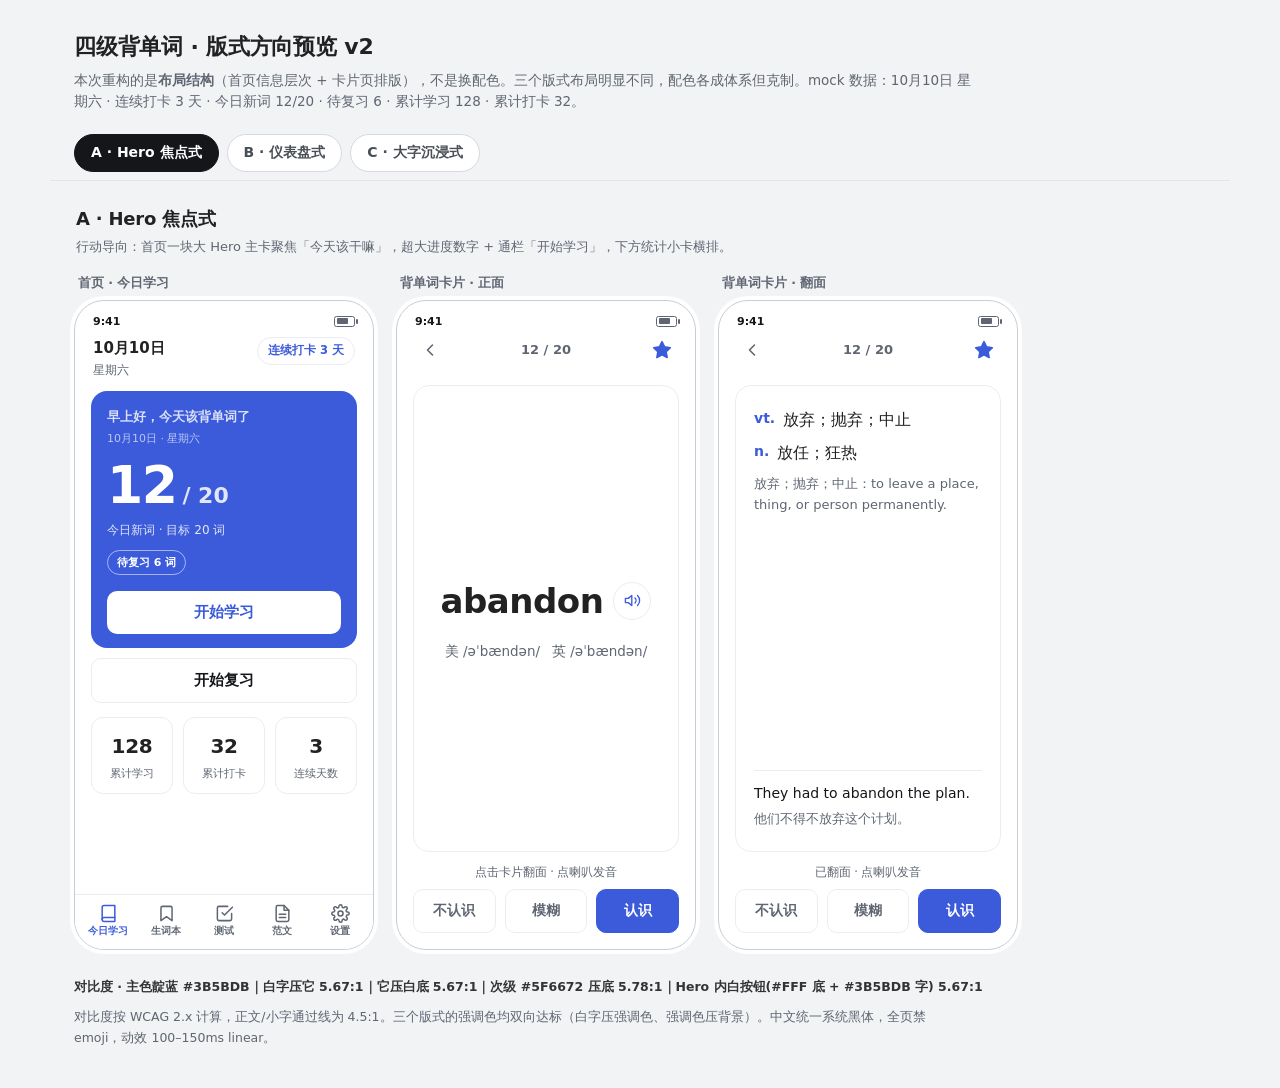
<file: docs/ui-preview-v2.html>
<!DOCTYPE html>
<html lang="zh-CN">
<head>
<meta charset="UTF-8">
<meta name="viewport" content="width=device-width,initial-scale=1">
<title>四级背单词 · 版式方向预览 v2</title>
<style>
/* ============================================================
   版式方向预览 v2（布局重构，非换色）
   预览页自身：中性灰 #F2F3F5、手机壳中性描边。
   铁律：禁 emoji、中文系统黑体不用衬线、动效 100–150ms linear 或硬切、
        强调色双向对比度 >=4.5:1。
   ============================================================ */
*{box-sizing:border-box;-webkit-tap-highlight-color:transparent}
html,body{margin:0;padding:0}
body{
  background:#F2F3F5; color:#222;
  font-family:system-ui,-apple-system,"PingFang SC","Microsoft YaHei",sans-serif;
  font-size:15px; line-height:1.55;
}
button{font-family:inherit;font-size:inherit;cursor:pointer;border:0;background:none;padding:0}
svg{display:block}

.pv-header{max-width:1180px;margin:0 auto;padding:30px 24px 4px}
.pv-header h1{font-size:22px;font-weight:700;margin:0 0 6px;letter-spacing:-.2px}
.pv-header p{margin:0;color:#5F6672;font-size:13.5px;max-width:900px}

.pv-tabs{max-width:1180px;margin:0 auto;display:flex;gap:8px;flex-wrap:wrap;padding:18px 24px 8px;border-bottom:1px solid #E2E4E8}
.pv-tab{
  padding:9px 16px;border-radius:999px;border:1px solid #D6D9DE;
  background:#FFFFFF;color:#4A4F57;font-size:14px;font-weight:600;
  transition:background .12s linear,color .12s linear,border-color .12s linear;
}
.pv-tab:hover{border-color:#B9BEC6}
.pv-tab.active{background:#14161A;color:#FFFFFF;border-color:#14161A}

#stage{max-width:1180px;margin:0 auto;padding:20px 24px 4px}
.layout-meta{margin:4px 2px 16px}
.layout-meta h2{font-size:18px;font-weight:700;margin:0 0 4px;letter-spacing:-.2px}
.layout-meta p{margin:0;color:#5F6672;font-size:13px}

.phones{display:flex;gap:22px;align-items:flex-start;flex-wrap:wrap}
.phone-col{width:300px}
.phone-label{font-size:12.5px;color:#5F6672;font-weight:600;margin:0 0 8px 4px}

.phone{
  width:300px;height:650px;display:flex;flex-direction:column;
  border:1px solid #C9CDD3;border-radius:30px;overflow:hidden;
  box-shadow:0 0 0 4px #FFFFFF;background:var(--bg);
}
.screen{flex:1;min-height:0;display:flex;flex-direction:column;padding:12px 16px 16px;overflow:hidden}

/* 假状态栏 */
.statusbar{height:20px;flex:0 0 20px;display:flex;align-items:center;justify-content:space-between;font-size:11px;font-weight:700;color:var(--fg);padding:0 2px 4px}
.battery{width:21px;height:11px;border:1px solid currentColor;border-radius:2.5px;position:relative;color:var(--fg-2)}
.battery::before{content:"";position:absolute;left:1.5px;top:1.5px;bottom:1.5px;width:62%;background:currentColor;border-radius:1px}
.battery::after{content:"";position:absolute;right:-3.5px;top:2.5px;width:2px;height:5px;background:currentColor;border-radius:1px}

/* ---------- 底部导航（三版式共用结构） ---------- */
.tabbar{flex:0 0 auto;display:flex;border-top:1px solid var(--line);background:var(--bg);padding:5px 4px 7px}
.tab{flex:1;max-width:80px;display:flex;flex-direction:column;align-items:center;gap:2px;padding:4px 2px;border-radius:var(--r-sm);color:var(--fg-2)}
.tab svg{width:19px;height:19px;stroke:currentColor}
.tab span{font-size:9.5px;font-weight:600}
.tab.active{color:var(--accent)}

/* ---------- 卡片页共用顶栏 ---------- */
.cards-head{display:flex;align-items:center;justify-content:space-between;gap:10px;padding-bottom:8px}
.icon-btn{width:34px;height:34px;border-radius:var(--r-sm);display:flex;align-items:center;justify-content:center;color:var(--fg-2);flex:0 0 auto}
.icon-btn svg{width:20px;height:20px;stroke:currentColor}
.icon-btn.star{color:var(--accent)}
.icon-btn.star svg{fill:currentColor}
.cards-progress{font-size:13px;color:var(--fg-2);font-weight:600}
.cards-hint{text-align:center;font-size:11.5px;color:var(--fg-2);padding:12px 0 8px}

/* ============================================================
   版式 A · Hero 焦点式（清爽靛蓝）
   ============================================================ */
.layout-a .a-head{display:flex;align-items:flex-start;justify-content:space-between;gap:10px;padding:4px 2px 12px}
.layout-a .a-date{font-size:15px;font-weight:700}
.layout-a .a-week{font-size:11.5px;color:var(--fg-2);margin-top:1px}
.layout-a .a-streak{font-size:11.5px;font-weight:600;color:var(--accent);border:1px solid var(--line);border-radius:999px;padding:4px 10px;white-space:nowrap}

.layout-a .a-hero{
  background:var(--accent);color:#FFFFFF;border-radius:16px;padding:16px 16px 14px;
  display:flex;flex-direction:column;gap:2px;
}
.layout-a .a-greet{font-size:12.5px;opacity:.82;font-weight:600}
.layout-a .a-hero-date{font-size:11px;opacity:.66;margin-top:1px}
.layout-a .a-num-row{display:flex;align-items:baseline;gap:6px;margin:10px 0 0}
.layout-a .a-num{font-size:52px;font-weight:700;letter-spacing:-1.5px;line-height:1}
.layout-a .a-total{font-size:22px;font-weight:700;opacity:.85}
.layout-a .a-cap{font-size:12px;opacity:.85;margin-top:6px}
.layout-a .a-tag{align-self:flex-start;font-size:11px;font-weight:600;border:1px solid rgba(255,255,255,.55);border-radius:999px;padding:3px 9px;margin-top:8px}
.layout-a .a-hero-btn{
  margin-top:14px;width:100%;padding:12px;border-radius:10px;background:#FFFFFF;color:var(--accent);
  font-size:15px;font-weight:700;
}
.layout-a .a-ghost-btn{
  width:100%;margin-top:10px;padding:12px;border-radius:10px;background:var(--card);
  border:1px solid var(--line);color:var(--fg);font-size:14.5px;font-weight:650;
}
.layout-a .a-stats{display:flex;gap:10px;margin-top:14px}
.layout-a .a-stat{
  flex:1;border:1px solid var(--line);border-radius:12px;background:var(--card);
  padding:13px 6px 11px;text-align:center;
}
.layout-a .a-stat-num{font-size:20px;font-weight:700;letter-spacing:-.3px}
.layout-a .a-stat-label{font-size:11px;color:var(--fg-2);margin-top:3px}

.layout-a .a-card{
  flex:1;min-height:0;border:1px solid var(--line);border-radius:16px;background:var(--card);
  margin:10px 0 0;padding:22px 18px;display:flex;flex-direction:column;align-items:center;justify-content:center;text-align:center;overflow:hidden;
}
.layout-a .a-card.back{align-items:flex-start;justify-content:flex-start;text-align:left}
.layout-a .a-word{font-size:34px;font-weight:700;letter-spacing:-.5px;margin:0}
.layout-a .a-speak{width:38px;height:38px;border-radius:50%;border:1px solid var(--line);display:inline-flex;align-items:center;justify-content:center;color:var(--accent)}
.layout-a .a-speak svg{width:17px;height:17px;stroke:currentColor}
.layout-a .a-word-row{display:flex;align-items:center;gap:10px}
.layout-a .a-ph{display:flex;flex-wrap:wrap;justify-content:center;gap:12px;margin-top:14px;font-size:13.5px;color:var(--fg-2)}
.layout-a .a-trans{display:flex;gap:8px;margin-bottom:8px;font-size:16px}
.layout-a .a-pos{color:var(--accent);font-weight:700;font-size:14px;flex:0 0 auto}
.layout-a .a-def{font-size:13px;color:var(--fg-2);margin-bottom:12px;line-height:1.6}
.layout-a .a-sent{margin-top:auto;padding-top:12px;border-top:1px solid var(--line);width:100%}
.layout-a .a-sent-en{font-size:14px;color:var(--fg);line-height:1.55}
.layout-a .a-sent-cn{font-size:12.5px;color:var(--fg-2);margin-top:4px}
.layout-a .a-fb{display:flex;gap:9px}
.layout-a .a-fb-btn{flex:1;padding:12px 0;border-radius:10px;border:1px solid var(--line);background:var(--card);color:var(--fg-2);font-size:14px;font-weight:650}
.layout-a .a-fb-btn.know{background:var(--accent);color:#FFFFFF;border-color:var(--accent)}

/* ============================================================
   版式 B · 仪表盘式（数据青绿）
   ============================================================ */
.layout-b .b-head{display:flex;align-items:flex-start;justify-content:space-between;gap:10px;padding:4px 2px 10px}
.layout-b .b-title{font-size:18px;font-weight:700;letter-spacing:-.2px}
.layout-b .b-date{font-size:11.5px;color:var(--fg-2);margin-top:2px}
.layout-b .b-streak{font-size:11.5px;font-weight:600;color:var(--accent);border:1px solid var(--line);border-radius:999px;padding:4px 10px;white-space:nowrap}

.layout-b .b-ring-wrap{position:relative;width:150px;height:150px;margin:4px auto 0}
.layout-b .b-ring{width:150px;height:150px}
.layout-b .b-ring-track{stroke:var(--track)}
.layout-b .b-ring-val{stroke:var(--accent);stroke-linecap:round}
.layout-b .b-ring-center{position:absolute;inset:0;display:flex;flex-direction:column;align-items:center;justify-content:center}
.layout-b .b-ring-num{font-size:34px;font-weight:700;letter-spacing:-.8px}
.layout-b .b-ring-cap{font-size:11px;color:var(--fg-2)}
.layout-b .b-sub{text-align:center;font-size:12.5px;color:var(--fg-2);margin-top:8px}
.layout-b .b-sub b{color:var(--fg);font-weight:700}

.layout-b .b-grid{display:flex;flex-wrap:wrap;gap:10px;margin-top:14px}
.layout-b .b-cell{
  width:calc(50% - 5px);border:1px solid var(--line);border-radius:12px;background:var(--card);
  padding:12px;text-align:left;display:flex;flex-direction:column;gap:4px;
}
.layout-b .b-cell-ico{color:var(--accent)}
.layout-b .b-cell-ico svg{width:20px;height:20px;stroke:currentColor}
.layout-b .b-cell-name{font-size:14px;font-weight:700;color:var(--fg)}
.layout-b .b-cell-desc{font-size:11px;color:var(--fg-2)}

.layout-b .b-stat-bar{display:flex;border:1px solid var(--line);border-radius:12px;background:var(--card);margin-top:14px;overflow:hidden}
.layout-b .b-stat{flex:1;text-align:center;padding:13px 6px 11px}
.layout-b .b-stat + .b-stat{border-left:1px solid var(--line)}
.layout-b .b-stat-num{font-size:20px;font-weight:700;letter-spacing:-.3px}
.layout-b .b-stat-label{font-size:11px;color:var(--fg-2);margin-top:3px}

.layout-b .b-progress-bar{height:4px;border-radius:2px;background:var(--track);margin:6px 0 0;overflow:hidden}
.layout-b .b-progress-fill{height:100%;width:60%;background:var(--accent);border-radius:2px}
.layout-b .b-card{
  flex:1;min-height:0;border:1px solid var(--line);border-radius:16px;background:var(--card);
  margin:10px 0 0;padding:20px 18px;display:flex;flex-direction:column;align-items:center;justify-content:center;text-align:center;overflow:hidden;
}
.layout-b .b-card.back{align-items:flex-start;justify-content:flex-start;text-align:left}
.layout-b .b-word{font-size:32px;font-weight:700;letter-spacing:-.5px;margin:0}
.layout-b .b-speak{width:36px;height:36px;border-radius:50%;border:1px solid var(--line);display:inline-flex;align-items:center;justify-content:center;color:var(--accent)}
.layout-b .b-speak svg{width:16px;height:16px;stroke:currentColor}
.layout-b .b-word-row{display:flex;align-items:center;gap:10px}
.layout-b .b-ph{display:flex;flex-wrap:wrap;justify-content:center;gap:12px;margin-top:12px;font-size:13px;color:var(--fg-2)}
.layout-b .b-trans{display:flex;gap:8px;margin-bottom:8px;font-size:16px}
.layout-b .b-pos{color:var(--accent);font-weight:700;font-size:14px;flex:0 0 auto}
.layout-b .b-def{font-size:13px;color:var(--fg-2);margin-bottom:12px;line-height:1.6}
.layout-b .b-sent{margin-top:auto;padding-top:12px;border-top:1px solid var(--line);width:100%}
.layout-b .b-sent-en{font-size:14px;color:var(--fg);line-height:1.55}
.layout-b .b-sent-cn{font-size:12.5px;color:var(--fg-2);margin-top:4px}
/* 分段反馈控件 */
.layout-b .b-fb{display:flex;border:1px solid var(--line);border-radius:12px;overflow:hidden}
.layout-b .b-fb-btn{flex:1;padding:12px 0;background:var(--card);color:var(--fg-2);font-size:14px;font-weight:650}
.layout-b .b-fb-btn + .b-fb-btn{border-left:1px solid var(--line)}
.layout-b .b-fb-btn.know{background:var(--accent);color:#FFFFFF}

/* ============================================================
   版式 C · 大字沉浸式（黑白 + 单一强调）
   ============================================================ */
.layout-c .c-top{display:flex;align-items:center;justify-content:space-between;gap:10px;padding:4px 2px 18px}
.layout-c .c-date{font-size:12.5px;color:var(--fg-2);font-weight:600}
.layout-c .c-streak{font-size:12px;font-weight:600;color:var(--accent)}
.layout-c .c-title{font-size:30px;font-weight:700;letter-spacing:-.6px;line-height:1.25;margin:0 2px}
.layout-c .c-title .c-accent{color:var(--accent)}
.layout-c .c-progress{margin:22px 2px 0;display:flex;align-items:baseline;gap:8px;flex-wrap:wrap}
.layout-c .c-num{font-size:64px;font-weight:700;letter-spacing:-2px;line-height:.95}
.layout-c .c-den{font-size:26px;font-weight:700;color:var(--fg-2)}
.layout-c .c-cap{font-size:13px;color:var(--fg-2);font-weight:600;margin-left:2px}
.layout-c .c-rule{height:1px;background:var(--line);margin:18px 2px 0}
.layout-c .c-line-row{display:flex;align-items:center;justify-content:space-between;padding:13px 2px 0}
.layout-c .c-line-label{font-size:13.5px;color:var(--fg-2)}
.layout-c .c-line-val{font-size:13.5px;font-weight:650}
.layout-c .c-link{color:var(--accent);font-weight:650;display:inline-flex;align-items:center;gap:3px}
.layout-c .c-link svg{width:15px;height:15px;stroke:currentColor}
.layout-c .c-btn{
  width:100%;margin-top:16px;padding:14px;border-radius:2px;background:var(--fg);color:#FFFFFF;
  font-size:15px;font-weight:700;
}
.layout-c .c-stats{display:flex;margin-top:22px}
.layout-c .c-stat{flex:1;text-align:center}
.layout-c .c-stat + .c-stat{border-left:1px solid var(--line)}
.layout-c .c-stat-num{font-size:24px;font-weight:700;letter-spacing:-.4px}
.layout-c .c-stat-label{font-size:11px;color:var(--fg-2);margin-top:4px}

.layout-c .c-card{
  flex:1;min-height:0;margin:10px 0 0;padding:10px 2px;display:flex;flex-direction:column;
  align-items:center;justify-content:center;text-align:center;overflow:hidden;
}
.layout-c .c-card.back{align-items:flex-start;justify-content:flex-start;text-align:left}
.layout-c .c-word{font-size:48px;font-weight:700;letter-spacing:-1px;margin:0;word-break:break-word}
.layout-c .c-speak{width:44px;height:44px;border-radius:50%;display:flex;align-items:center;justify-content:center;color:var(--accent);margin-top:14px}
.layout-c .c-speak svg{width:20px;height:20px;stroke:currentColor}
.layout-c .c-ph{font-size:14px;color:var(--fg-2);margin-top:16px}
.layout-c .c-trans{display:flex;gap:10px;margin-bottom:14px;font-size:22px;line-height:1.4;align-items:baseline}
.layout-c .c-pos{color:var(--accent);font-weight:700;font-size:17px;flex:0 0 auto}
.layout-c .c-cn{font-weight:600}
.layout-c .c-def{font-size:14px;color:var(--fg-2);margin-bottom:16px;line-height:1.7}
.layout-c .c-sent{margin-top:auto;padding-top:16px;width:100%}
.layout-c .c-sent-en{font-size:17px;color:var(--fg);line-height:1.55}
.layout-c .c-sent-cn{font-size:13px;color:var(--fg-2);margin-top:6px}
/* 底部通栏三格反馈 */
.layout-c .c-fb{display:flex;border:1px solid var(--line);border-radius:2px;overflow:hidden}
.layout-c .c-fb-btn{flex:1;padding:14px 0;background:var(--card);color:var(--fg-2);font-size:15px;font-weight:650}
.layout-c .c-fb-btn + .c-fb-btn{border-left:1px solid var(--line)}
.layout-c .c-fb-btn.know{background:var(--accent);color:#FFFFFF}

/* ---------- 底部说明 ---------- */
.pv-footer{max-width:1180px;margin:0 auto;padding:22px 24px 40px;color:#5F6672;font-size:12.5px;line-height:1.7}
.pv-footer #pvContrast{color:#333;font-weight:600;margin-bottom:8px}
.pv-note{max-width:900px}

@media (max-width:680px){
  .phone-col{width:100%}
  .phone{width:100%;height:600px}
}
</style>
</head>
<body>

<header class="pv-header">
  <h1>四级背单词 · 版式方向预览 v2</h1>
  <p>本次重构的是<b>布局结构</b>（首页信息层次 + 卡片页排版），不是换配色。三个版式布局明显不同，配色各成体系但克制。mock 数据：10月10日 星期六 · 连续打卡 3 天 · 今日新词 12/20 · 待复习 6 · 累计学习 128 · 累计打卡 32。</p>
</header>

<nav class="pv-tabs" id="pvTabs">
  <button class="pv-tab active" data-layout="a">A · Hero 焦点式</button>
  <button class="pv-tab" data-layout="b">B · 仪表盘式</button>
  <button class="pv-tab" data-layout="c">C · 大字沉浸式</button>
</nav>

<main id="stage"></main>

<footer class="pv-footer">
  <div id="pvContrast"></div>
  <div class="pv-note">
    对比度按 WCAG 2.x 计算，正文/小字通过线为 4.5:1。三个版式的强调色均双向达标（白字压强调色、强调色压背景）。中文统一系统黑体，全页禁 emoji，动效 100–150ms linear。
  </div>
</footer>

<script>
(function () {
  'use strict';

  /* 线描图标（feather 风格，颜色跟随 currentColor，禁 emoji） */
  var ICONS = {
    back: '<polyline points="15 18 9 12 15 6"/>',
    chevron: '<polyline points="9 18 15 12 9 6"/>',
    star: '<polygon points="12 2 15.09 8.26 22 9.27 17 14.14 18.18 21.02 12 17.77 5.82 21.02 7 14.14 2 9.27 8.91 8.26 12 2"/>',
    speaker: '<polygon points="11 5 6 9 2 9 2 15 6 15 11 19 11 5"/><path d="M15.54 8.46a5 5 0 0 1 0 7.07"/><path d="M19.07 4.93a10 10 0 0 1 0 14.14"/>',
    home: '<path d="M4 19.5A2.5 2.5 0 0 1 6.5 17H20"/><path d="M6.5 2H20v20H6.5A2.5 2.5 0 0 1 4 19.5v-15A2.5 2.5 0 0 1 6.5 2z"/>',
    notebook: '<path d="M19 21l-7-5-7 5V5a2 2 0 0 1 2-2h10a2 2 0 0 1 2 2z"/>',
    quiz: '<polyline points="9 11 12 14 22 4"/><path d="M21 12v7a2 2 0 0 1-2 2H5a2 2 0 0 1-2-2V5a2 2 0 0 1 2-2h11"/>',
    essay: '<path d="M14 2H6a2 2 0 0 0-2 2v16a2 2 0 0 0 2 2h12a2 2 0 0 0 2-2V8z"/><polyline points="14 2 14 8 20 8"/><line x1="16" y1="13" x2="8" y2="13"/><line x1="16" y1="17" x2="8" y2="17"/>',
    settings: '<circle cx="12" cy="12" r="3.2"/><path d="M19.4 15a1.6 1.6 0 0 0 .3 1.8l.1.1a2 2 0 1 1-2.8 2.8l-.1-.1a1.6 1.6 0 0 0-1.8-.3 1.6 1.6 0 0 0-1 1.5V21a2 2 0 1 1-4 0v-.1A1.6 1.6 0 0 0 9 19.4a1.6 1.6 0 0 0-1.8.3l-.1.1a2 2 0 1 1-2.8-2.8l.1-.1a1.6 1.6 0 0 0 .3-1.8 1.6 1.6 0 0 0-1.5-1H3a2 2 0 1 1 0-4h.1A1.6 1.6 0 0 0 4.6 9a1.6 1.6 0 0 0-.3-1.8l-.1-.1a2 2 0 1 1 2.8-2.8l.1.1a1.6 1.6 0 0 0 1.8.3H9a1.6 1.6 0 0 0 1-1.5V3a2 2 0 1 1 4 0v.1a1.6 1.6 0 0 0 1 1.5 1.6 1.6 0 0 0 1.8-.3l.1-.1a2 2 0 1 1 2.8 2.8l-.1.1a1.6 1.6 0 0 0-.3 1.8V9a1.6 1.6 0 0 0 1.5 1H21a2 2 0 1 1 0 4h-.1a1.6 1.6 0 0 0-1.5 1z"/>',
    review: '<polyline points="23 4 23 10 17 10"/><path d="M20.49 15a9 9 0 1 1-2.12-9.36L23 10"/>',
    learn: '<line x1="12" y1="5" x2="12" y2="19"/><line x1="5" y1="12" x2="19" y2="12"/>'
  };

  function svgRaw(inner, filled) {
    return '<svg viewBox="0 0 24 24" ' + (filled ? 'fill="currentColor" ' : 'fill="none" ')
      + 'stroke="currentColor" stroke-width="1.9" stroke-linecap="round" stroke-linejoin="round" aria-hidden="true">'
      + inner + '</svg>';
  }
  function icon(name) { return svgRaw(ICONS[name], false); }
  function iconFilled(name) { return svgRaw(ICONS[name], true); }

  function statusbar() {
    return '<div class="statusbar"><span>9:41</span><span class="battery"></span></div>';
  }

  function tabbar() {
    var tabs = [['home', '今日学习'], ['notebook', '生词本'], ['quiz', '测试'], ['essay', '范文'], ['settings', '设置']];
    var html = '<div class="tabbar">';
    for (var i = 0; i < tabs.length; i++) {
      html += '<button class="tab' + (i === 0 ? ' active' : '') + '">' + icon(tabs[i][0]) + '<span>' + tabs[i][1] + '</span></button>';
    }
    return html + '</div>';
  }

  function cardHead() {
    return statusbar()
      + '<div class="cards-head">'
      +   '<button class="icon-btn">' + icon('back') + '</button>'
      +   '<div class="cards-progress">12 / 20</div>'
      +   '<button class="icon-btn star">' + iconFilled('star') + '</button>'
      + '</div>';
  }

  function phoneHome(label, inner) {
    return '<div class="phone-col"><div class="phone-label">' + label + '</div>'
      + '<div class="phone"><div class="screen">' + inner + '</div>' + tabbar() + '</div></div>';
  }
  function phoneCol(label, inner) {
    return '<div class="phone-col"><div class="phone-label">' + label + '</div>'
      + '<div class="phone"><div class="screen">' + inner + '</div></div></div>';
  }

  /* ================= 版式 A · Hero 焦点式 ================= */
  function aHome() {
    return statusbar()
      + '<div class="a-head">'
      +   '<div><div class="a-date">10月10日</div><div class="a-week">星期六</div></div>'
      +   '<div class="a-streak">连续打卡 3 天</div>'
      + '</div>'
      + '<div class="a-hero">'
      +   '<div class="a-greet">早上好，今天该背单词了</div>'
      +   '<div class="a-hero-date">10月10日 · 星期六</div>'
      +   '<div class="a-num-row"><span class="a-num">12</span><span class="a-total">/ 20</span></div>'
      +   '<div class="a-cap">今日新词 · 目标 20 词</div>'
      +   '<span class="a-tag">待复习 6 词</span>'
      +   '<button class="a-hero-btn">开始学习</button>'
      + '</div>'
      + '<button class="a-ghost-btn">开始复习</button>'
      + '<div class="a-stats">'
      +   '<div class="a-stat"><div class="a-stat-num">128</div><div class="a-stat-label">累计学习</div></div>'
      +   '<div class="a-stat"><div class="a-stat-num">32</div><div class="a-stat-label">累计打卡</div></div>'
      +   '<div class="a-stat"><div class="a-stat-num">3</div><div class="a-stat-label">连续天数</div></div>'
      + '</div>';
  }
  function aCardFront() {
    return cardHead()
      + '<div class="a-card front">'
      +   '<div class="a-word-row"><h1 class="a-word">abandon</h1><button class="a-speak">' + icon('speaker') + '</button></div>'
      +   '<div class="a-ph"><span>美 /əˈbændən/</span><span>英 /əˈbændən/</span></div>'
      + '</div>'
      + '<div class="cards-hint">点击卡片翻面 · 点喇叭发音</div>'
      + '<div class="a-fb"><button class="a-fb-btn">不认识</button><button class="a-fb-btn">模糊</button><button class="a-fb-btn know">认识</button></div>';
  }
  function aCardBack() {
    return cardHead()
      + '<div class="a-card back">'
      +   '<div class="a-trans"><span class="a-pos">vt.</span><span class="a-cn">放弃；抛弃；中止</span></div>'
      +   '<div class="a-trans"><span class="a-pos">n.</span><span class="a-cn">放任；狂热</span></div>'
      +   '<div class="a-def">放弃；抛弃；中止：to leave a place, thing, or person permanently.</div>'
      +   '<div class="a-sent"><div class="a-sent-en">They had to abandon the plan.</div><div class="a-sent-cn">他们不得不放弃这个计划。</div></div>'
      + '</div>'
      + '<div class="cards-hint">已翻面 · 点喇叭发音</div>'
      + '<div class="a-fb"><button class="a-fb-btn">不认识</button><button class="a-fb-btn">模糊</button><button class="a-fb-btn know">认识</button></div>';
  }

  /* ================= 版式 B · 仪表盘式 ================= */
  function bHome() {
    return statusbar()
      + '<div class="b-head">'
      +   '<div><div class="b-title">今日学习</div><div class="b-date">10月10日 · 星期六</div></div>'
      +   '<div class="b-streak">连续打卡 3 天</div>'
      + '</div>'
      + '<div class="b-ring-wrap">'
      +   '<svg class="b-ring" viewBox="0 0 120 120">'
      +     '<circle class="b-ring-track" cx="60" cy="60" r="54" fill="none" stroke-width="10"/>'
      +     '<circle class="b-ring-val" cx="60" cy="60" r="54" fill="none" stroke-width="10" stroke-dasharray="203.6 339.3" transform="rotate(-90 60 60)"/>'
      +   '</svg>'
      +   '<div class="b-ring-center"><div class="b-ring-num">60%</div><div class="b-ring-cap">今日完成度</div></div>'
      + '</div>'
      + '<div class="b-sub">今日新词 <b>12 / 20</b> · 待复习 <b>6</b></div>'
      + '<div class="b-grid">'
      +   '<button class="b-cell"><span class="b-cell-ico">' + icon('learn') + '</span><span class="b-cell-name">开始学习</span><span class="b-cell-desc">新词 12 / 20</span></button>'
      +   '<button class="b-cell"><span class="b-cell-ico">' + icon('review') + '</span><span class="b-cell-name">开始复习</span><span class="b-cell-desc">待复习 6</span></button>'
      +   '<button class="b-cell"><span class="b-cell-ico">' + icon('quiz') + '</span><span class="b-cell-name">去测试</span><span class="b-cell-desc">四选一 / 拼写</span></button>'
      +   '<button class="b-cell"><span class="b-cell-ico">' + icon('notebook') + '</span><span class="b-cell-name">生词本</span><span class="b-cell-desc">已收藏生词</span></button>'
      + '</div>'
      + '<div class="b-stat-bar">'
      +   '<div class="b-stat"><div class="b-stat-num">128</div><div class="b-stat-label">累计学习</div></div>'
      +   '<div class="b-stat"><div class="b-stat-num">32</div><div class="b-stat-label">累计打卡</div></div>'
      +   '<div class="b-stat"><div class="b-stat-num">3</div><div class="b-stat-label">连续天数</div></div>'
      + '</div>';
  }
  function bCardFront() {
    return cardHead()
      + '<div class="b-progress-bar"><div class="b-progress-fill"></div></div>'
      + '<div class="b-card front">'
      +   '<div class="b-word-row"><h1 class="b-word">abandon</h1><button class="b-speak">' + icon('speaker') + '</button></div>'
      +   '<div class="b-ph"><span>美 /əˈbændən/</span><span>英 /əˈbændən/</span></div>'
      + '</div>'
      + '<div class="cards-hint">点击卡片翻面 · 点喇叭发音</div>'
      + '<div class="b-fb"><button class="b-fb-btn">不认识</button><button class="b-fb-btn">模糊</button><button class="b-fb-btn know">认识</button></div>';
  }
  function bCardBack() {
    return cardHead()
      + '<div class="b-progress-bar"><div class="b-progress-fill"></div></div>'
      + '<div class="b-card back">'
      +   '<div class="b-trans"><span class="b-pos">vt.</span><span class="b-cn">放弃；抛弃；中止</span></div>'
      +   '<div class="b-trans"><span class="b-pos">n.</span><span class="b-cn">放任；狂热</span></div>'
      +   '<div class="b-def">放弃；抛弃；中止：to leave a place, thing, or person permanently.</div>'
      +   '<div class="b-sent"><div class="b-sent-en">They had to abandon the plan.</div><div class="b-sent-cn">他们不得不放弃这个计划。</div></div>'
      + '</div>'
      + '<div class="cards-hint">已翻面 · 点喇叭发音</div>'
      + '<div class="b-fb"><button class="b-fb-btn">不认识</button><button class="b-fb-btn">模糊</button><button class="b-fb-btn know">认识</button></div>';
  }

  /* ================= 版式 C · 大字沉浸式 ================= */
  function cHome() {
    return statusbar()
      + '<div class="c-top"><span class="c-date">10月10日 · 星期六</span><span class="c-streak">连续打卡 3 天</span></div>'
      + '<h1 class="c-title">今天，背 <span class="c-accent">20</span> 个词</h1>'
      + '<div class="c-progress"><span class="c-num">12</span><span class="c-den">/ 20</span><span class="c-cap">今日新词</span></div>'
      + '<div class="c-rule"></div>'
      + '<div class="c-line-row"><span class="c-line-label">待复习 6 词</span><span class="c-line-val"><span class="c-link">开始复习 ' + icon('chevron') + '</span></span></div>'
      + '<button class="c-btn">开始学习</button>'
      + '<div class="c-stats">'
      +   '<div class="c-stat"><div class="c-stat-num">128</div><div class="c-stat-label">累计学习</div></div>'
      +   '<div class="c-stat"><div class="c-stat-num">32</div><div class="c-stat-label">累计打卡</div></div>'
      +   '<div class="c-stat"><div class="c-stat-num">3</div><div class="c-stat-label">连续天数</div></div>'
      + '</div>';
  }
  function cCardFront() {
    return cardHead()
      + '<div class="c-card front">'
      +   '<h1 class="c-word">abandon</h1>'
      +   '<button class="c-speak">' + icon('speaker') + '</button>'
      +   '<div class="c-ph">美 /əˈbændən/ · 英 /əˈbændən/</div>'
      + '</div>'
      + '<div class="cards-hint">点击卡片翻面 · 点喇叭发音</div>'
      + '<div class="c-fb"><button class="c-fb-btn">不认识</button><button class="c-fb-btn">模糊</button><button class="c-fb-btn know">认识</button></div>';
  }
  function cCardBack() {
    return cardHead()
      + '<div class="c-card back">'
      +   '<div class="c-trans"><span class="c-pos">vt.</span><span class="c-cn">放弃；抛弃；中止</span></div>'
      +   '<div class="c-trans"><span class="c-pos">n.</span><span class="c-cn">放任；狂热</span></div>'
      +   '<div class="c-def">放弃；抛弃；中止：to leave a place, thing, or person permanently.</div>'
      +   '<div class="c-sent"><div class="c-sent-en">They had to abandon the plan.</div><div class="c-sent-cn">他们不得不放弃这个计划。</div></div>'
      + '</div>'
      + '<div class="cards-hint">已翻面 · 点喇叭发音</div>'
      + '<div class="c-fb"><button class="c-fb-btn">不认识</button><button class="c-fb-btn">模糊</button><button class="c-fb-btn know">认识</button></div>';
  }

  var LAYOUTS = {
    a: {
      name: 'A · Hero 焦点式',
      desc: '行动导向：首页一块大 Hero 主卡聚焦「今天该干嘛」，超大进度数字 + 通栏「开始学习」，下方统计小卡横排。',
      vars: {
        '--bg': '#FFFFFF', '--card': '#FFFFFF', '--fg': '#14161A', '--fg-2': '#5F6672',
        '--line': '#ECEDF0', '--accent': '#3B5BDB', '--on-accent': '#FFFFFF', '--r': '8px', '--r-sm': '6px',
        '--track': '#E7ECF8'
      },
      footer: '主色靛蓝 #3B5BDB｜白字压它 5.67:1｜它压白底 5.67:1｜次级 #5F6672 压底 5.78:1｜Hero 内白按钮(#FFF 底 + #3B5BDB 字) 5.67:1'
    },
    b: {
      name: 'B · 仪表盘式',
      desc: '数据掌控感：顶部 60% 完成度环形进度环，下方 2×2 功能入口网格 + 统计条，一眼看清今日进度。',
      vars: {
        '--bg': '#FFFFFF', '--card': '#FFFFFF', '--fg': '#14201D', '--fg-2': '#5F6672',
        '--line': '#E4ECEA', '--accent': '#0E7C66', '--on-accent': '#FFFFFF', '--r': '12px', '--r-sm': '8px',
        '--track': '#DFEDE9'
      },
      footer: '主色青绿 #0E7C66｜白字压它 5.13:1｜它压白底 5.13:1｜次级 #5F6672 压底 5.78:1'
    },
    c: {
      name: 'C · 大字沉浸式',
      desc: 'Typography-first：首页几乎不用卡片框，超大标题与进度数字 + 留白做层次；卡片页单词超大居中、反馈通栏三格。',
      vars: {
        '--bg': '#FFFFFF', '--card': '#FFFFFF', '--fg': '#111111', '--fg-2': '#6B6B6B',
        '--line': '#ECECEC', '--accent': '#C0392B', '--on-accent': '#FFFFFF', '--r': '2px', '--r-sm': '2px',
        '--track': '#F1EDEC'
      },
      footer: '单一强调红 #C0392B｜白字压它 5.44:1｜它压白底 5.44:1｜次级 #6B6B6B 压底 5.33:1｜正文 #111111 压白底 ≈18.9:1'
    }
  };

  function render(id) {
    var L = LAYOUTS[id];
    var v = '';
    for (var k in L.vars) {
      if (L.vars.hasOwnProperty(k)) v += k + ':' + L.vars[k] + ';';
    }
    var home = id === 'a' ? aHome() : (id === 'b' ? bHome() : cHome());
    var front = id === 'a' ? aCardFront() : (id === 'b' ? bCardFront() : cCardFront());
    var back = id === 'a' ? aCardBack() : (id === 'b' ? bCardBack() : cCardBack());

    var html = '<div class="layout-wrap layout-' + id + '" style="' + v + '">'
      + '<div class="layout-meta"><h2>' + L.name + '</h2><p>' + L.desc + '</p></div>'
      + '<div class="phones">'
      +   phoneHome('首页 · 今日学习', home)
      +   phoneCol('背单词卡片 · 正面', front)
      +   phoneCol('背单词卡片 · 翻面', back)
      + '</div>'
      + '</div>';

    document.getElementById('stage').innerHTML = html;
    document.getElementById('pvContrast').textContent = '对比度 · ' + L.footer;
  }

  function bindTabs() {
    var tabs = document.querySelectorAll('.pv-tab');
    for (var i = 0; i < tabs.length; i++) {
      tabs[i].addEventListener('click', function () {
        var id = this.dataset.layout;
        for (var j = 0; j < tabs.length; j++) {
          tabs[j].classList.toggle('active', tabs[j] === this);
        }
        render(id);
      });
    }
  }

  bindTabs();
  render('a');
})();
</script>
</body>
</html>
</file>
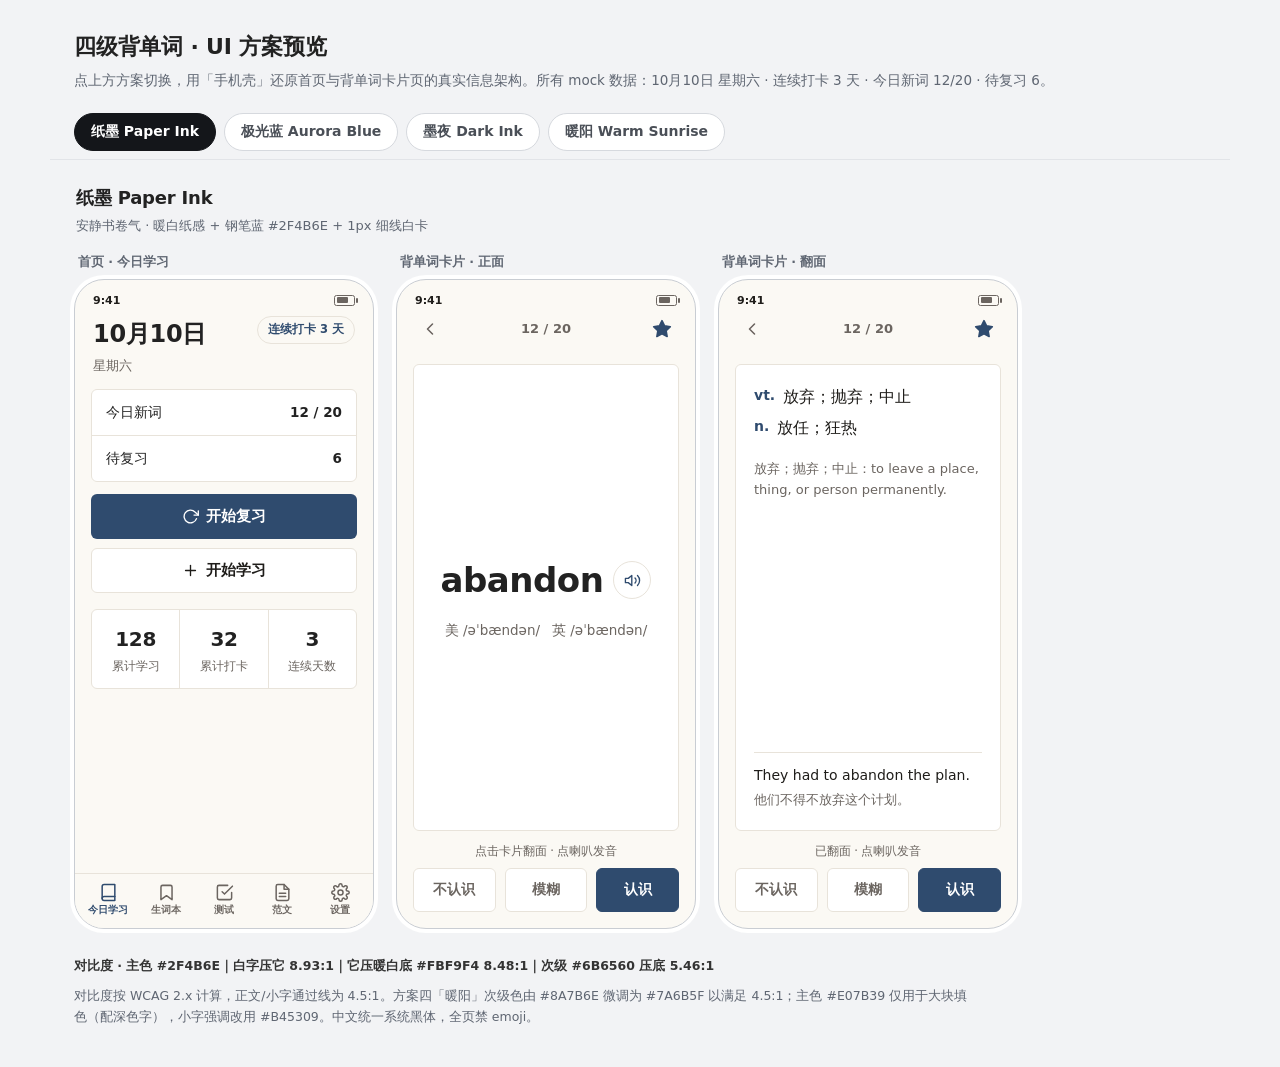
<file: docs/ui-preview.html>
<!DOCTYPE html>
<html lang="zh-CN">
<head>
<meta charset="UTF-8">
<meta name="viewport" content="width=device-width,initial-scale=1">
<title>四级背单词 · UI 方案预览</title>
<style>
/* ============================================================
   预览页自身（中性外壳）
   背景浅灰 #F2F3F5、手机壳中性描边，让四套配色各自凸显。
   铁律：零 emoji、零阴影堆砌、无霓虹渐变、中文用系统黑体、
        动效 100–150ms linear 或硬切。
   ============================================================ */
*{box-sizing:border-box;-webkit-tap-highlight-color:transparent}
html,body{margin:0;padding:0}
body{
  background:#F2F3F5; color:#222;
  font-family:system-ui,-apple-system,"PingFang SC","Microsoft YaHei",sans-serif;
  font-size:15px; line-height:1.55;
}
button{font-family:inherit;font-size:inherit;cursor:pointer;border:0;background:none;padding:0}
svg{display:block}

.pv-header{max-width:1180px;margin:0 auto;padding:30px 24px 4px}
.pv-header h1{font-size:22px;font-weight:700;margin:0 0 6px;letter-spacing:-.2px}
.pv-header p{margin:0;color:#5F6672;font-size:13.5px}

.pv-tabs{
  max-width:1180px;margin:0 auto;display:flex;gap:8px;flex-wrap:wrap;
  padding:18px 24px 8px;border-bottom:1px solid #E2E4E8;
}
.pv-tab{
  padding:9px 16px;border-radius:999px;border:1px solid #D6D9DE;
  background:#FFFFFF;color:#4A4F57;font-size:14px;font-weight:600;
  transition:background .12s linear,color .12s linear,border-color .12s linear;
}
.pv-tab:hover{border-color:#B9BEC6}
.pv-tab.active{background:#14161A;color:#FFFFFF;border-color:#14161A}

#stage{max-width:1180px;margin:0 auto;padding:20px 24px 4px}

.scheme-meta{margin:4px 2px 16px}
.scheme-meta h2{font-size:18px;font-weight:700;margin:0 0 4px;letter-spacing:-.2px}
.scheme-meta p{margin:0;color:#5F6672;font-size:13px}

.phones{display:flex;gap:22px;align-items:flex-start;flex-wrap:wrap}
.phone-col{width:300px}
.phone-label{font-size:12.5px;color:#5F6672;font-weight:600;margin:0 0 8px 4px}

.phone{
  width:300px;height:650px;display:flex;flex-direction:column;
  border:1px solid #C9CDD3;border-radius:30px;overflow:hidden;
  box-shadow:0 0 0 4px #FFFFFF;background:var(--bg);
}
.screen{flex:1;min-height:0;display:flex;flex-direction:column;padding:12px 16px 16px;overflow:hidden}

/* 假状态栏 */
.statusbar{
  height:20px;flex:0 0 20px;display:flex;align-items:center;justify-content:space-between;
  font-size:11px;font-weight:700;color:var(--fg);padding:0 2px 4px;
}
.battery{
  width:21px;height:11px;border:1px solid currentColor;border-radius:2.5px;
  position:relative;color:var(--fg-2);
}
.battery::before{content:"";position:absolute;left:1.5px;top:1.5px;bottom:1.5px;width:62%;background:currentColor;border-radius:1px}
.battery::after{content:"";position:absolute;right:-3.5px;top:2.5px;width:2px;height:5px;background:currentColor;border-radius:1px}

/* ---------- 通用组件 ---------- */
.panel{border:1px solid var(--line);border-radius:var(--r);background:var(--card);overflow:hidden}
.line-row{display:flex;align-items:center;justify-content:space-between;gap:10px;padding:12px 14px}
.line-row + .line-row{border-top:1px solid var(--line)}
.line-label{font-size:13.5px;font-weight:550}
.line-value{font-size:13.5px;font-weight:650}

.btn{
  display:flex;align-items:center;justify-content:center;gap:7px;width:100%;
  padding:12px;border-radius:var(--r);font-size:14.5px;font-weight:650;
}
.btn svg{width:17px;height:17px;stroke:currentColor}
.btn.primary{background:var(--accent);color:var(--on-accent);border:1px solid transparent}
.btn.ghost{background:var(--card);color:var(--fg);border:1px solid var(--line)}

.stat-grid{
  display:flex;border:1px solid var(--line);border-radius:var(--r);
  margin-top:14px;overflow:hidden;background:var(--stat-bg);
}
.stat{flex:1;text-align:center;padding:14px 6px 12px}
.stat + .stat{border-left:1px solid var(--line)}
.stat-num{font-size:20px;font-weight:700;letter-spacing:-.3px}
.stat-label{font-size:11.5px;color:var(--fg-2);margin-top:3px}

/* ---------- 首页 ---------- */
.home-head{display:flex;align-items:flex-start;justify-content:space-between;gap:10px;padding:4px 2px 14px}
.home-date{font-size:24px;font-weight:700;letter-spacing:-.3px}
.home-week{font-size:12.5px;color:var(--fg-2);margin-top:2px}
.streak{
  font-size:11.5px;font-weight:600;white-space:nowrap;border-radius:999px;
  padding:4px 10px;color:var(--badge-color);border:1px solid var(--badge-border);background:var(--badge-bg);
}
.home-actions{display:flex;flex-direction:column;gap:9px;margin:12px 0 2px}

/* ---------- 底部导航 ---------- */
.tabbar{
  flex:0 0 auto;display:flex;border-top:1px solid var(--line);
  background:var(--bg);padding:5px 4px 7px;
}
.tab{
  flex:1;max-width:80px;display:flex;flex-direction:column;align-items:center;gap:2px;
  padding:4px 2px;border-radius:var(--r-sm);color:var(--fg-2);
}
.tab svg{width:19px;height:19px;stroke:currentColor}
.tab span{font-size:9.5px;font-weight:600}
.tab.active{color:var(--accent-text)}
/* 极光蓝：当前项用靛蓝色块填充（白字） */
.scheme-aurora .tab.active{background:var(--accent);color:#FFFFFF}
.scheme-aurora .btn.primary{padding:13px}

/* ---------- 卡片页 ---------- */
.cards-head{display:flex;align-items:center;justify-content:space-between;gap:10px;padding-bottom:8px}
.icon-btn{
  width:34px;height:34px;border-radius:var(--r-sm);display:flex;align-items:center;justify-content:center;
  color:var(--fg-2);flex:0 0 auto;
}
.icon-btn svg{width:20px;height:20px;stroke:currentColor}
.icon-btn.star{color:var(--accent-text)}
.icon-btn.star svg{fill:currentColor}
.cards-progress{font-size:13px;color:var(--fg-2);font-weight:600}

.flashcard{
  flex:1;min-height:0;border:1px solid var(--line);border-radius:var(--r);
  margin:10px 0 0;padding:20px 18px;background:var(--card);overflow:hidden;
  display:flex;flex-direction:column;
}
.flashcard.front{align-items:center;justify-content:center;text-align:center}
.flashcard.back{align-items:flex-start;justify-content:flex-start;text-align:left}

.word-row{display:flex;align-items:center;gap:10px}
.word{font-size:34px;font-weight:700;letter-spacing:-.5px;margin:0;word-break:break-word}
.speak-btn{
  width:38px;height:38px;flex:0 0 38px;border-radius:50%;border:1px solid var(--line);
  display:flex;align-items:center;justify-content:center;color:var(--accent-text);
}
.speak-btn svg{width:17px;height:17px;stroke:currentColor}
.phonetics{display:flex;flex-wrap:wrap;justify-content:center;gap:12px;margin-top:14px}
.ph{font-size:13.5px;color:var(--fg-2)}

.trans-list{margin-bottom:12px;width:100%}
.trans-line{display:flex;gap:8px;margin-bottom:7px;font-size:16px;line-height:1.5}
.trans-line .pos{flex:0 0 auto;color:var(--accent-text);font-weight:700;font-size:14px}
.trans-line .cn{color:var(--fg)}
.def{font-size:13px;color:var(--fg-2);margin-bottom:12px;line-height:1.6}
.sentence{margin-top:auto;padding-top:12px;border-top:1px solid var(--line);width:100%}
.sent-en{font-size:14px;color:var(--fg);line-height:1.55}
.sent-cn{font-size:12.5px;color:var(--fg-2);margin-top:4px}

.cards-hint{text-align:center;font-size:11.5px;color:var(--fg-2);padding:12px 0 8px}
.cards-actions{display:flex;gap:9px}
.fb{
  flex:1;padding:12px 0;border-radius:var(--r);border:1px solid var(--line);
  background:var(--card);color:var(--fg-2);font-size:14px;font-weight:650;
}
.fb.know{background:var(--accent);color:var(--on-accent);border-color:var(--accent)}

/* ---------- 底部说明 ---------- */
.pv-footer{max-width:1180px;margin:0 auto;padding:22px 24px 40px;color:#5F6672;font-size:12.5px;line-height:1.7}
.pv-footer #pvContrast{color:#333;font-weight:600;margin-bottom:8px}
.pv-note{max-width:900px}

@media (max-width:680px){
  .phone-col{width:100%}
  .phone{width:100%;height:600px}
}
</style>
</head>
<body>

<header class="pv-header">
  <h1>四级背单词 · UI 方案预览</h1>
  <p>点上方方案切换，用「手机壳」还原首页与背单词卡片页的真实信息架构。所有 mock 数据：10月10日 星期六 · 连续打卡 3 天 · 今日新词 12/20 · 待复习 6。</p>
</header>

<nav class="pv-tabs" id="pvTabs">
  <button class="pv-tab active" data-scheme="paper">纸墨 Paper Ink</button>
  <button class="pv-tab" data-scheme="aurora">极光蓝 Aurora Blue</button>
  <button class="pv-tab" data-scheme="dark">墨夜 Dark Ink</button>
  <button class="pv-tab" data-scheme="warm">暖阳 Warm Sunrise</button>
</nav>

<main id="stage"></main>

<footer class="pv-footer">
  <div id="pvContrast"></div>
  <div class="pv-note">
    对比度按 WCAG 2.x 计算，正文/小字通过线为 4.5:1。方案四「暖阳」次级色由 #8A7B6E 微调为 #7A6B5F 以满足 4.5:1；主色 #E07B39 仅用于大块填色（配深色字），小字强调改用 #B45309。中文统一系统黑体，全页禁 emoji。
  </div>
</footer>

<script>
(function () {
  'use strict';

  /* 线描图标（feather 风格，颜色跟随 currentColor，禁 emoji） */
  var ICONS = {
    back: '<polyline points="15 18 9 12 15 6"/>',
    star: '<polygon points="12 2 15.09 8.26 22 9.27 17 14.14 18.18 21.02 12 17.77 5.82 21.02 7 14.14 2 9.27 8.91 8.26 12 2"/>',
    speaker: '<polygon points="11 5 6 9 2 9 2 15 6 15 11 19 11 5"/><path d="M15.54 8.46a5 5 0 0 1 0 7.07"/><path d="M19.07 4.93a10 10 0 0 1 0 14.14"/>',
    home: '<path d="M4 19.5A2.5 2.5 0 0 1 6.5 17H20"/><path d="M6.5 2H20v20H6.5A2.5 2.5 0 0 1 4 19.5v-15A2.5 2.5 0 0 1 6.5 2z"/>',
    notebook: '<path d="M19 21l-7-5-7 5V5a2 2 0 0 1 2-2h10a2 2 0 0 1 2 2z"/>',
    quiz: '<polyline points="9 11 12 14 22 4"/><path d="M21 12v7a2 2 0 0 1-2 2H5a2 2 0 0 1-2-2V5a2 2 0 0 1 2-2h11"/>',
    essay: '<path d="M14 2H6a2 2 0 0 0-2 2v16a2 2 0 0 0 2 2h12a2 2 0 0 0 2-2V8z"/><polyline points="14 2 14 8 20 8"/><line x1="16" y1="13" x2="8" y2="13"/><line x1="16" y1="17" x2="8" y2="17"/>',
    settings: '<circle cx="12" cy="12" r="3.2"/><path d="M19.4 15a1.6 1.6 0 0 0 .3 1.8l.1.1a2 2 0 1 1-2.8 2.8l-.1-.1a1.6 1.6 0 0 0-1.8-.3 1.6 1.6 0 0 0-1 1.5V21a2 2 0 1 1-4 0v-.1A1.6 1.6 0 0 0 9 19.4a1.6 1.6 0 0 0-1.8.3l-.1.1a2 2 0 1 1-2.8-2.8l.1-.1a1.6 1.6 0 0 0 .3-1.8 1.6 1.6 0 0 0-1.5-1H3a2 2 0 1 1 0-4h.1A1.6 1.6 0 0 0 4.6 9a1.6 1.6 0 0 0-.3-1.8l-.1-.1a2 2 0 1 1 2.8-2.8l.1.1a1.6 1.6 0 0 0 1.8.3H9a1.6 1.6 0 0 0 1-1.5V3a2 2 0 1 1 4 0v.1a1.6 1.6 0 0 0 1 1.5 1.6 1.6 0 0 0 1.8-.3l.1-.1a2 2 0 1 1 2.8 2.8l-.1.1a1.6 1.6 0 0 0-.3 1.8V9a1.6 1.6 0 0 0 1.5 1H21a2 2 0 1 1 0 4h-.1a1.6 1.6 0 0 0-1.5 1z"/>',
    review: '<polyline points="23 4 23 10 17 10"/><path d="M20.49 15a9 9 0 1 1-2.12-9.36L23 10"/>',
    learn: '<line x1="12" y1="5" x2="12" y2="19"/><line x1="5" y1="12" x2="19" y2="12"/>'
  };

  function svgRaw(inner, filled) {
    return '<svg viewBox="0 0 24 24" ' + (filled ? 'fill="currentColor" ' : 'fill="none" ')
      + 'stroke="currentColor" stroke-width="1.9" stroke-linecap="round" stroke-linejoin="round" aria-hidden="true">'
      + inner + '</svg>';
  }
  function icon(name) { return svgRaw(ICONS[name], false); }
  function iconFilled(name) { return svgRaw(ICONS[name], true); }

  function statusbar() {
    return '<div class="statusbar"><span>9:41</span><span class="battery"></span></div>';
  }

  function homeScreen() {
    return statusbar()
      + '<div class="home-head">'
      +   '<div><div class="home-date">10月10日</div><div class="home-week">星期六</div></div>'
      +   '<div class="streak">连续打卡 3 天</div>'
      + '</div>'
      + '<div class="panel">'
      +   '<div class="line-row"><span class="line-label">今日新词</span><span class="line-value">12 / 20</span></div>'
      +   '<div class="line-row"><span class="line-label">待复习</span><span class="line-value">6</span></div>'
      + '</div>'
      + '<div class="home-actions">'
      +   '<button class="btn primary">' + icon('review') + '<span>开始复习</span></button>'
      +   '<button class="btn ghost">' + icon('learn') + '<span>开始学习</span></button>'
      + '</div>'
      + '<div class="stat-grid">'
      +   '<div class="stat"><div class="stat-num">128</div><div class="stat-label">累计学习</div></div>'
      +   '<div class="stat"><div class="stat-num">32</div><div class="stat-label">累计打卡</div></div>'
      +   '<div class="stat"><div class="stat-num">3</div><div class="stat-label">连续天数</div></div>'
      + '</div>';
  }

  function tabbar() {
    var tabs = [['home', '今日学习'], ['notebook', '生词本'], ['quiz', '测试'], ['essay', '范文'], ['settings', '设置']];
    var html = '<div class="tabbar">';
    for (var i = 0; i < tabs.length; i++) {
      html += '<button class="tab' + (i === 0 ? ' active' : '') + '">' + icon(tabs[i][0]) + '<span>' + tabs[i][1] + '</span></button>';
    }
    return html + '</div>';
  }

  function cardHead() {
    return statusbar()
      + '<div class="cards-head">'
      +   '<button class="icon-btn">' + icon('back') + '</button>'
      +   '<div class="cards-progress">12 / 20</div>'
      +   '<button class="icon-btn star">' + iconFilled('star') + '</button>'
      + '</div>';
  }

  function cardActions() {
    return '<div class="cards-actions">'
      + '<button class="fb">不认识</button>'
      + '<button class="fb">模糊</button>'
      + '<button class="fb know">认识</button>'
      + '</div>';
  }

  function cardFront() {
    return cardHead()
      + '<div class="flashcard front">'
      +   '<div class="word-row"><h1 class="word">abandon</h1><button class="speak-btn">' + icon('speaker') + '</button></div>'
      +   '<div class="phonetics"><span class="ph">美 /əˈbændən/</span><span class="ph">英 /əˈbændən/</span></div>'
      + '</div>'
      + '<div class="cards-hint">点击卡片翻面 · 点喇叭发音</div>'
      + cardActions();
  }

  function cardBack() {
    return cardHead()
      + '<div class="flashcard back">'
      +   '<div class="trans-list">'
      +     '<div class="trans-line"><span class="pos">vt.</span><span class="cn">放弃；抛弃；中止</span></div>'
      +     '<div class="trans-line"><span class="pos">n.</span><span class="cn">放任；狂热</span></div>'
      +   '</div>'
      +   '<div class="def">放弃；抛弃；中止：to leave a place, thing, or person permanently.</div>'
      +   '<div class="sentence"><div class="sent-en">They had to abandon the plan.</div><div class="sent-cn">他们不得不放弃这个计划。</div></div>'
      + '</div>'
      + '<div class="cards-hint">已翻面 · 点喇叭发音</div>'
      + cardActions();
  }

  var SCHEMES = {
    paper: {
      name: '纸墨 Paper Ink',
      desc: '安静书卷气 · 暖白纸感 + 钢笔蓝 #2F4B6E + 1px 细线白卡',
      vars: {
        '--bg': '#FBF9F4', '--card': '#FFFFFF', '--fg': '#1F1D1A', '--fg-2': '#6B6560',
        '--line': '#E8E3DA', '--accent': '#2F4B6E', '--on-accent': '#FFFFFF', '--accent-text': '#2F4B6E',
        '--soft': '#F2F1ED', '--accent-soft': '#EEF1F5', '--r': '6px', '--r-sm': '4px',
        '--stat-bg': '#FFFFFF',
        '--badge-bg': 'transparent', '--badge-border': '#E8E3DA', '--badge-color': '#2F4B6E'
      },
      footer: '主色 #2F4B6E｜白字压它 8.93:1｜它压暖白底 #FBF9F4 8.48:1｜次级 #6B6560 压底 5.46:1'
    },
    aurora: {
      name: '极光蓝 Aurora Blue',
      desc: '清爽现代 · 纯白底 + 靛蓝 #3B5BDB + 浅灰蓝 #F6F7FB 分组层次',
      vars: {
        '--bg': '#FFFFFF', '--card': '#FFFFFF', '--fg': '#14161A', '--fg-2': '#5F6672',
        '--line': '#ECEDF0', '--accent': '#3B5BDB', '--on-accent': '#FFFFFF', '--accent-text': '#3B5BDB',
        '--soft': '#F6F7FB', '--accent-soft': '#EBEEFC', '--r': '6px', '--r-sm': '4px',
        '--stat-bg': '#F6F7FB',
        '--badge-bg': '#EBEEFC', '--badge-border': '#EBEEFC', '--badge-color': '#3B5BDB'
      },
      footer: '主色 #3B5BDB｜白字压它 5.67:1｜它压白底 5.67:1｜次级 #5F6672 压底 5.78:1'
    },
    dark: {
      name: '墨夜 Dark Ink',
      desc: '夜间沉浸 · 深底 #0F1115 + 暖琥珀 #E8A33D + 深灰卡面 #1A1D23',
      vars: {
        '--bg': '#0F1115', '--card': '#1A1D23', '--fg': '#ECEDEF', '--fg-2': '#9AA0A6',
        '--line': '#26292F', '--accent': '#E8A33D', '--on-accent': '#0F1115', '--accent-text': '#E8A33D',
        '--soft': '#1A1D23', '--accent-soft': '#2A2318', '--r': '6px', '--r-sm': '4px',
        '--stat-bg': '#1A1D23',
        '--badge-bg': 'transparent', '--badge-border': '#26292F', '--badge-color': '#E8A33D'
      },
      footer: '主色 #E8A33D｜深字 #0F1115 压它 8.76:1｜它压深底 #0F1115 8.76:1｜次级 #9AA0A6 压底 7.16:1'
    },
    warm: {
      name: '暖阳 Warm Sunrise',
      desc: '温暖亲切 · 奶油米色 #FDF7EF + 暖橙 #E07B39 + 柔和圆角 10px',
      vars: {
        '--bg': '#FDF7EF', '--card': '#FFFFFF', '--fg': '#2B2320', '--fg-2': '#7A6B5F',
        '--line': '#F0E6D8', '--accent': '#E07B39', '--on-accent': '#2B2320', '--accent-text': '#B45309',
        '--soft': '#FBF1E6', '--accent-soft': '#FBE9DA', '--r': '10px', '--r-sm': '8px',
        '--stat-bg': '#FFFFFF',
        '--badge-bg': '#E07B39', '--badge-border': '#E07B39', '--badge-color': '#2B2320'
      },
      footer: '主色 #E07B39｜深字 #2B2320 压它 5.18:1｜强调文字 #B45309 压底 4.72:1｜次级 #7A6B5F 压底 4.82:1（#E07B39 压底仅 2.79:1，故只作大块填色不作小字）'
    }
  };

  function render(id) {
    var s = SCHEMES[id];
    var v = '';
    for (var k in s.vars) {
      if (s.vars.hasOwnProperty(k)) v += k + ':' + s.vars[k] + ';';
    }
    var html = '<div class="scheme-wrap scheme-' + id + '" style="' + v + '">'
      + '<div class="scheme-meta"><h2>' + s.name + '</h2><p>' + s.desc + '</p></div>'
      + '<div class="phones">'
      +   '<div class="phone-col"><div class="phone-label">首页 · 今日学习</div>'
      +     '<div class="phone"><div class="screen">' + homeScreen() + '</div>' + tabbar() + '</div></div>'
      +   '<div class="phone-col"><div class="phone-label">背单词卡片 · 正面</div>'
      +     '<div class="phone"><div class="screen">' + cardFront() + '</div></div></div>'
      +   '<div class="phone-col"><div class="phone-label">背单词卡片 · 翻面</div>'
      +     '<div class="phone"><div class="screen">' + cardBack() + '</div></div></div>'
      + '</div>'
      + '</div>';

    document.getElementById('stage').innerHTML = html;
    document.getElementById('pvContrast').textContent = '对比度 · ' + s.footer;
  }

  function bindTabs() {
    var tabs = document.querySelectorAll('.pv-tab');
    for (var i = 0; i < tabs.length; i++) {
      tabs[i].addEventListener('click', function () {
        var id = this.dataset.scheme;
        for (var j = 0; j < tabs.length; j++) {
          tabs[j].classList.toggle('active', tabs[j] === this);
        }
        render(id);
      });
    }
  }

  bindTabs();
  render('paper');
})();
</script>
</body>
</html>
</file>
